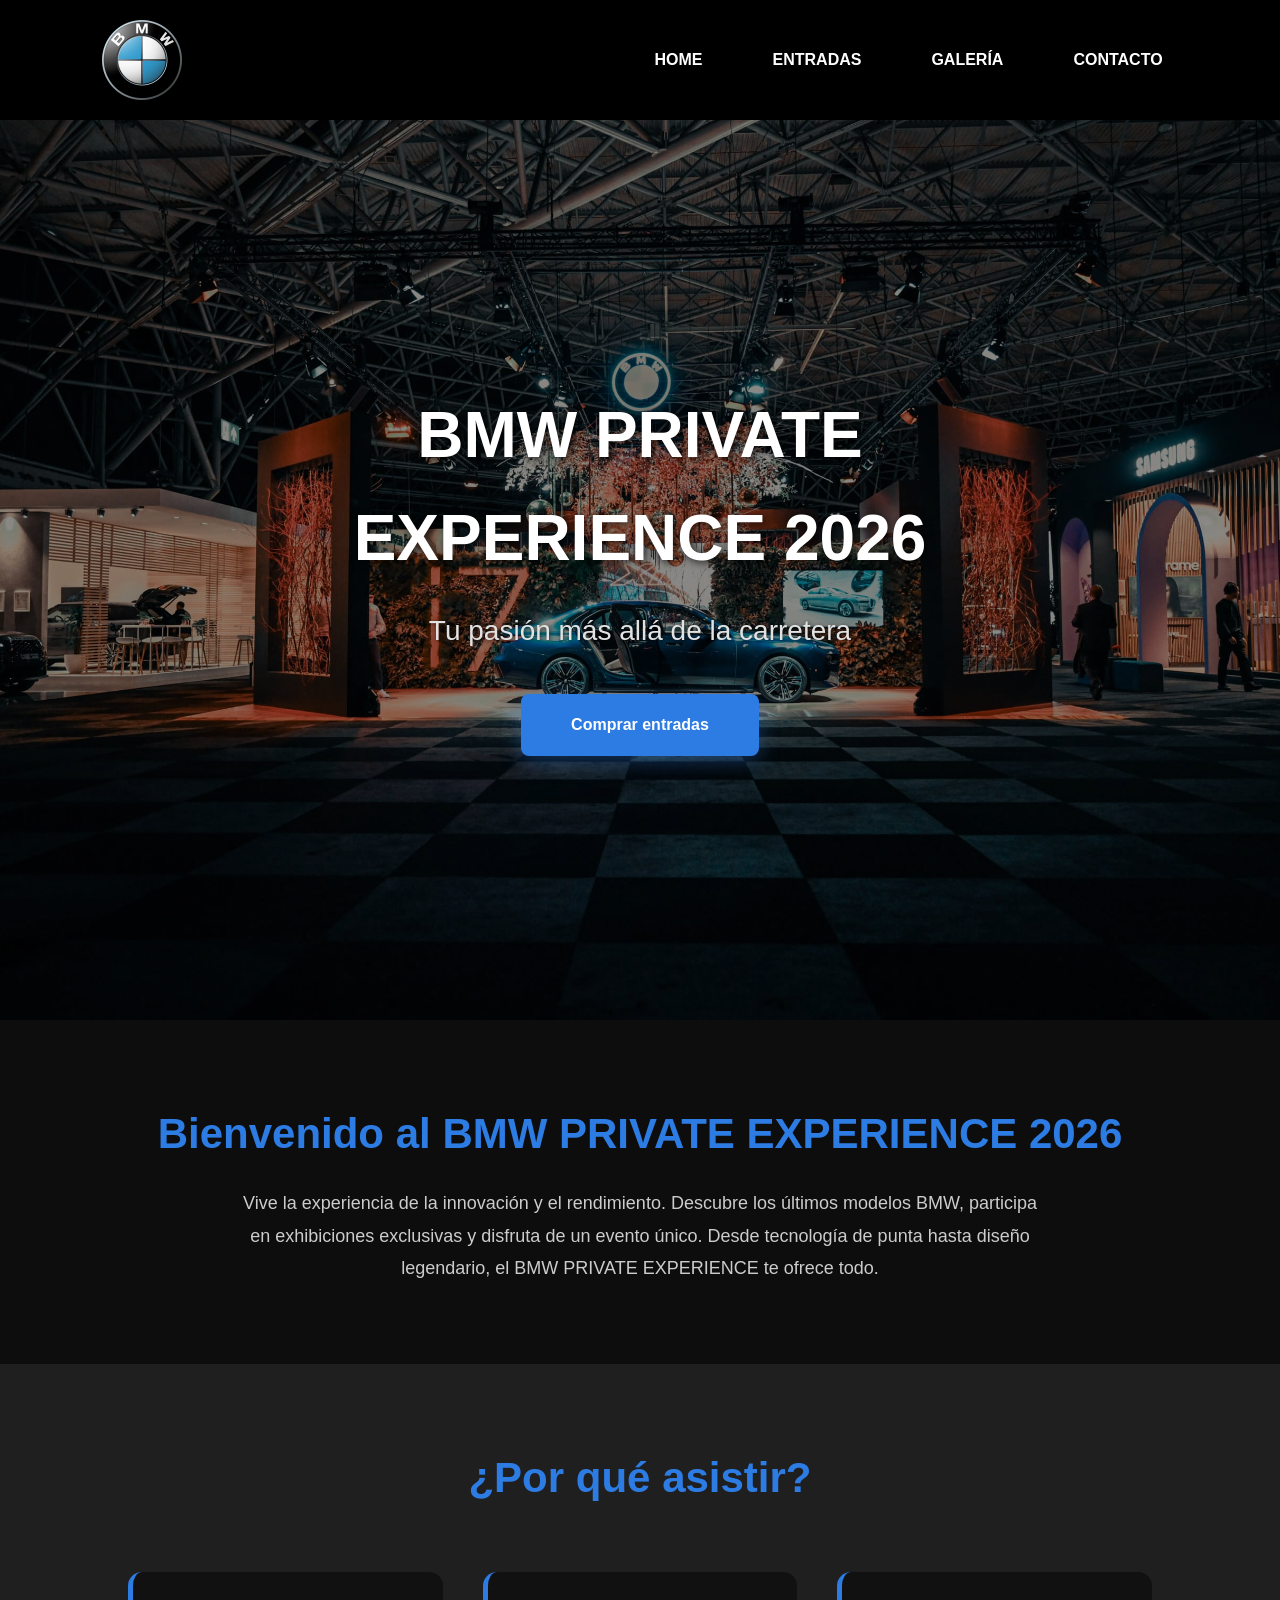
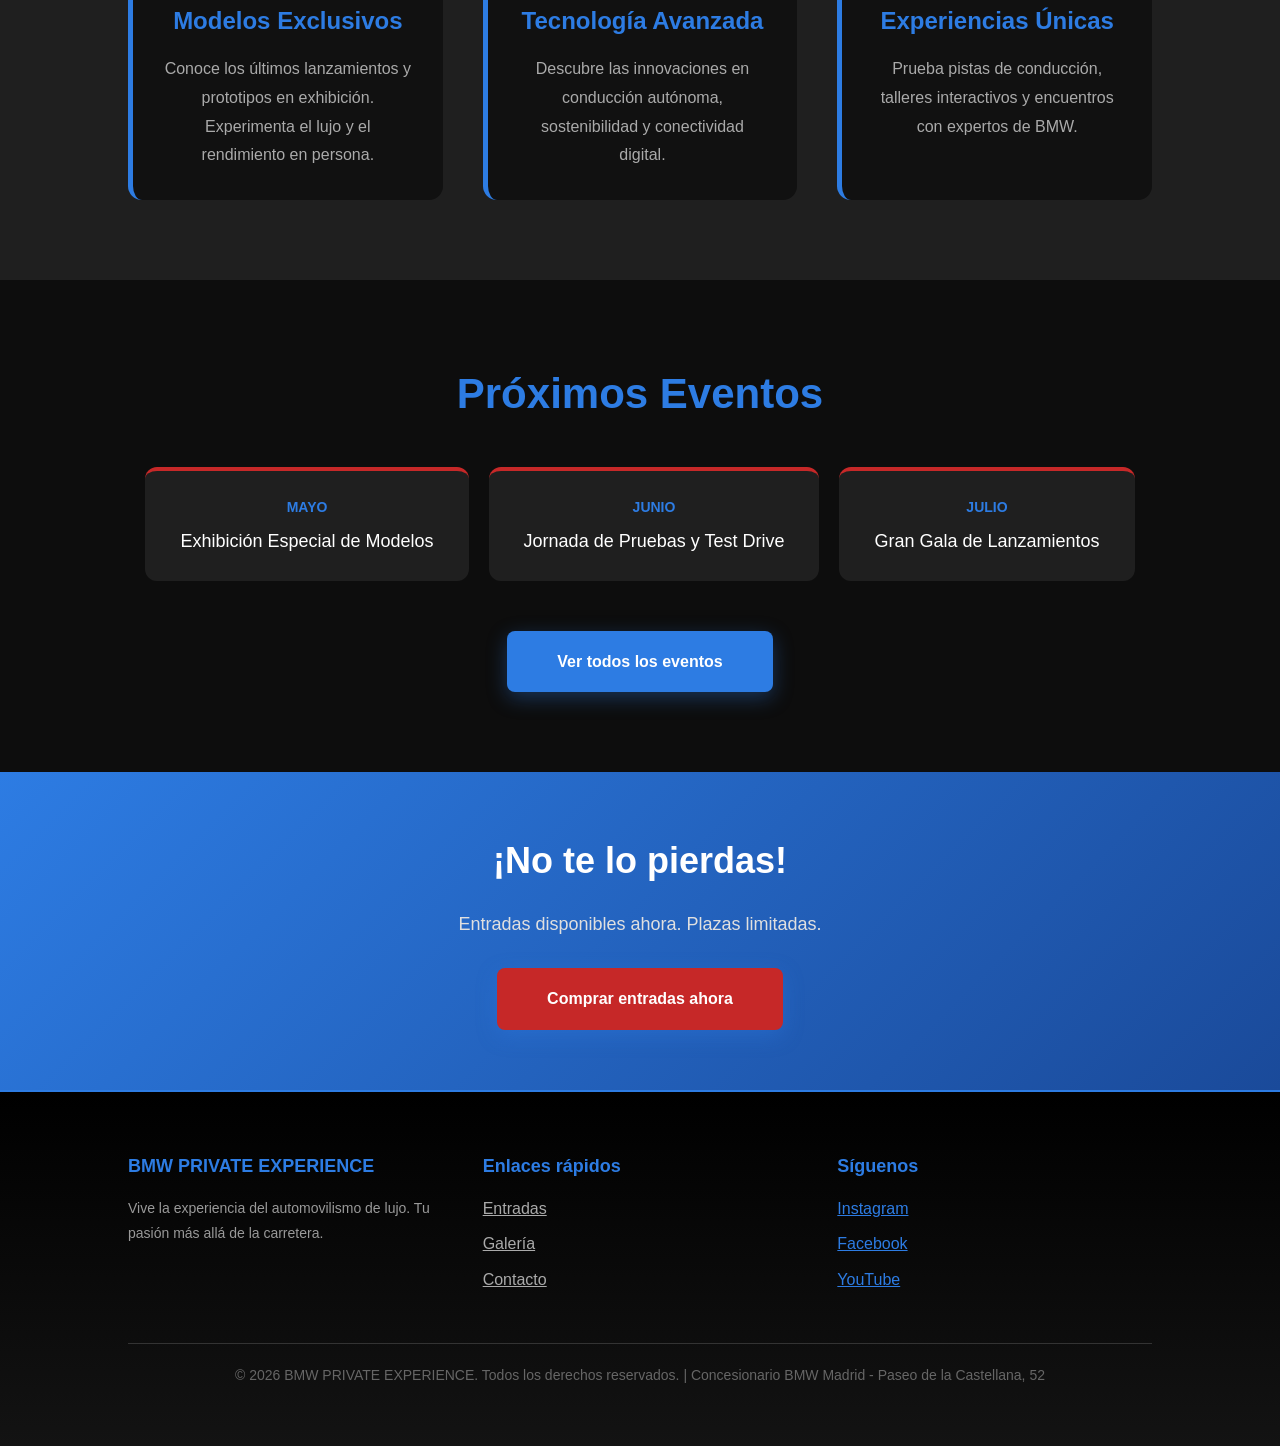
<file: index.html>
<!DOCTYPE html>
<html lang="es">
<head>
  <meta charset="utf-8" />
  <meta name="viewport" content="width=device-width, initial-scale=1.0" />
  <title>BMW SHOW - Inicio</title>
  <link rel="stylesheet" href="css/style.css">
</head>
<body>
  <header class="header">
    <img src="img/LOGO.png" alt="BMW Show Logo" class="logo">
    <nav class="nav-desktop">
      <ul class="menu-desktop">
        <li><a href="index.html">HOME</a></li>
        <li><a href="entradas.html">ENTRADAS</a></li>
        <li><a href="gallery.html">GALERÍA</a></li>
        <li><a href="contact.html">CONTACTO</a></li>
      </ul>
    </nav>
  </header>

  <main>
    <!-- HERO BANNER -->
    <section class="hero" style="background-image: url('img/image00245-scaled.jpeg');">
      <div class="hero-overlay"></div>
      <div class="hero-banner">
        <h1>BMW PRIVATE EXPERIENCE 2026</h1>
        <p>Tu pasión más allá de la carretera</p>
        <a class="btn" href="entradas.html">Comprar entradas</a>
      </div>
    </section>

    <!-- BIENVENIDA -->
    <section class="intro">
      <h2>Bienvenido al BMW PRIVATE EXPERIENCE 2026</h2>
      <p>Vive la experiencia de la innovación y el rendimiento. Descubre los últimos modelos BMW, participa en exhibiciones exclusivas y disfruta de un evento único. Desde tecnología de punta hasta diseño legendario, el BMW PRIVATE EXPERIENCE te ofrece todo.</p>
    </section>

    <!-- CARACTERÍSTICAS -->
    <section class="features-section">
      <h2>¿Por qué asistir?</h2>
      <div class="features-grid">
        <div class="feature-card">
          <h3>Modelos Exclusivos</h3>
          <p>Conoce los últimos lanzamientos y prototipos en exhibición. Experimenta el lujo y el rendimiento en persona.</p>
        </div>
        <div class="feature-card">
          <h3>Tecnología Avanzada</h3>
          <p>Descubre las innovaciones en conducción autónoma, sostenibilidad y conectividad digital.</p>
        </div>
        <div class="feature-card">
          <h3>Experiencias Únicas</h3>
          <p>Prueba pistas de conducción, talleres interactivos y encuentros con expertos de BMW.</p>
        </div>
      </div>
    </section>

    <!-- PRÓXIMOS EVENTOS -->
    <section class="events-section">
      <h2>Próximos Eventos</h2>
      <div class="events-grid">
        <div class="event-card">
          <p>MAYO</p>
          <p>Exhibición Especial de Modelos</p>
        </div>
        <div class="event-card">
          <p>JUNIO</p>
          <p>Jornada de Pruebas y Test Drive</p>
        </div>
        <div class="event-card">
          <p>JULIO</p>
          <p>Gran Gala de Lanzamientos</p>
        </div>
      </div>
      <a href="entradas.html" class="btn">Ver todos los eventos</a>
    </section>

    <!-- CTA SECTION -->
    <section class="cta-section">
      <h2>¡No te lo pierdas!</h2>
      <p>Entradas disponibles ahora. Plazas limitadas.</p>
      <a href="entradas.html" class="btn-cta">Comprar entradas ahora</a>
    </section>
  </main>

  <footer>
    <div class="footer-grid">
      <div class="footer-col">
        <h3>BMW PRIVATE EXPERIENCE</h3>
        <p>Vive la experiencia del automovilismo de lujo. Tu pasión más allá de la carretera.</p>
      </div>
      <div class="footer-col">
        <h3>Enlaces rápidos</h3>
        <ul class="footer-links">
          <li><a href="entradas.html">Entradas</a></li>
          <li><a href="gallery.html">Galería</a></li>
          <li><a href="contact.html">Contacto</a></li>
        </ul>
      </div>
      <div class="footer-col">
        <h3>Síguenos</h3>
        <div class="footer-social">
          <a href="https://www.instagram.com/bmw/?hl=es" target="_blank" rel="noopener noreferrer">Instagram</a>
          <a href="https://www.facebook.com/BMW.Espana/?locale=es_ES" target="_blank" rel="noopener noreferrer">Facebook</a>
          <a href="https://www.youtube.com/watch?v=iNCIZpId5Ag" target="_blank" rel="noopener noreferrer">YouTube</a>
        </div>
      </div>
    </div>
    <div class="footer-bottom">
      <p>&copy; 2026 BMW PRIVATE EXPERIENCE. Todos los derechos reservados. | Concesionario BMW Madrid - Paseo de la Castellana, 52</p>
    </div>
  </footer>

<script src="js/script.js"></script>
</body>
</html>
</file>
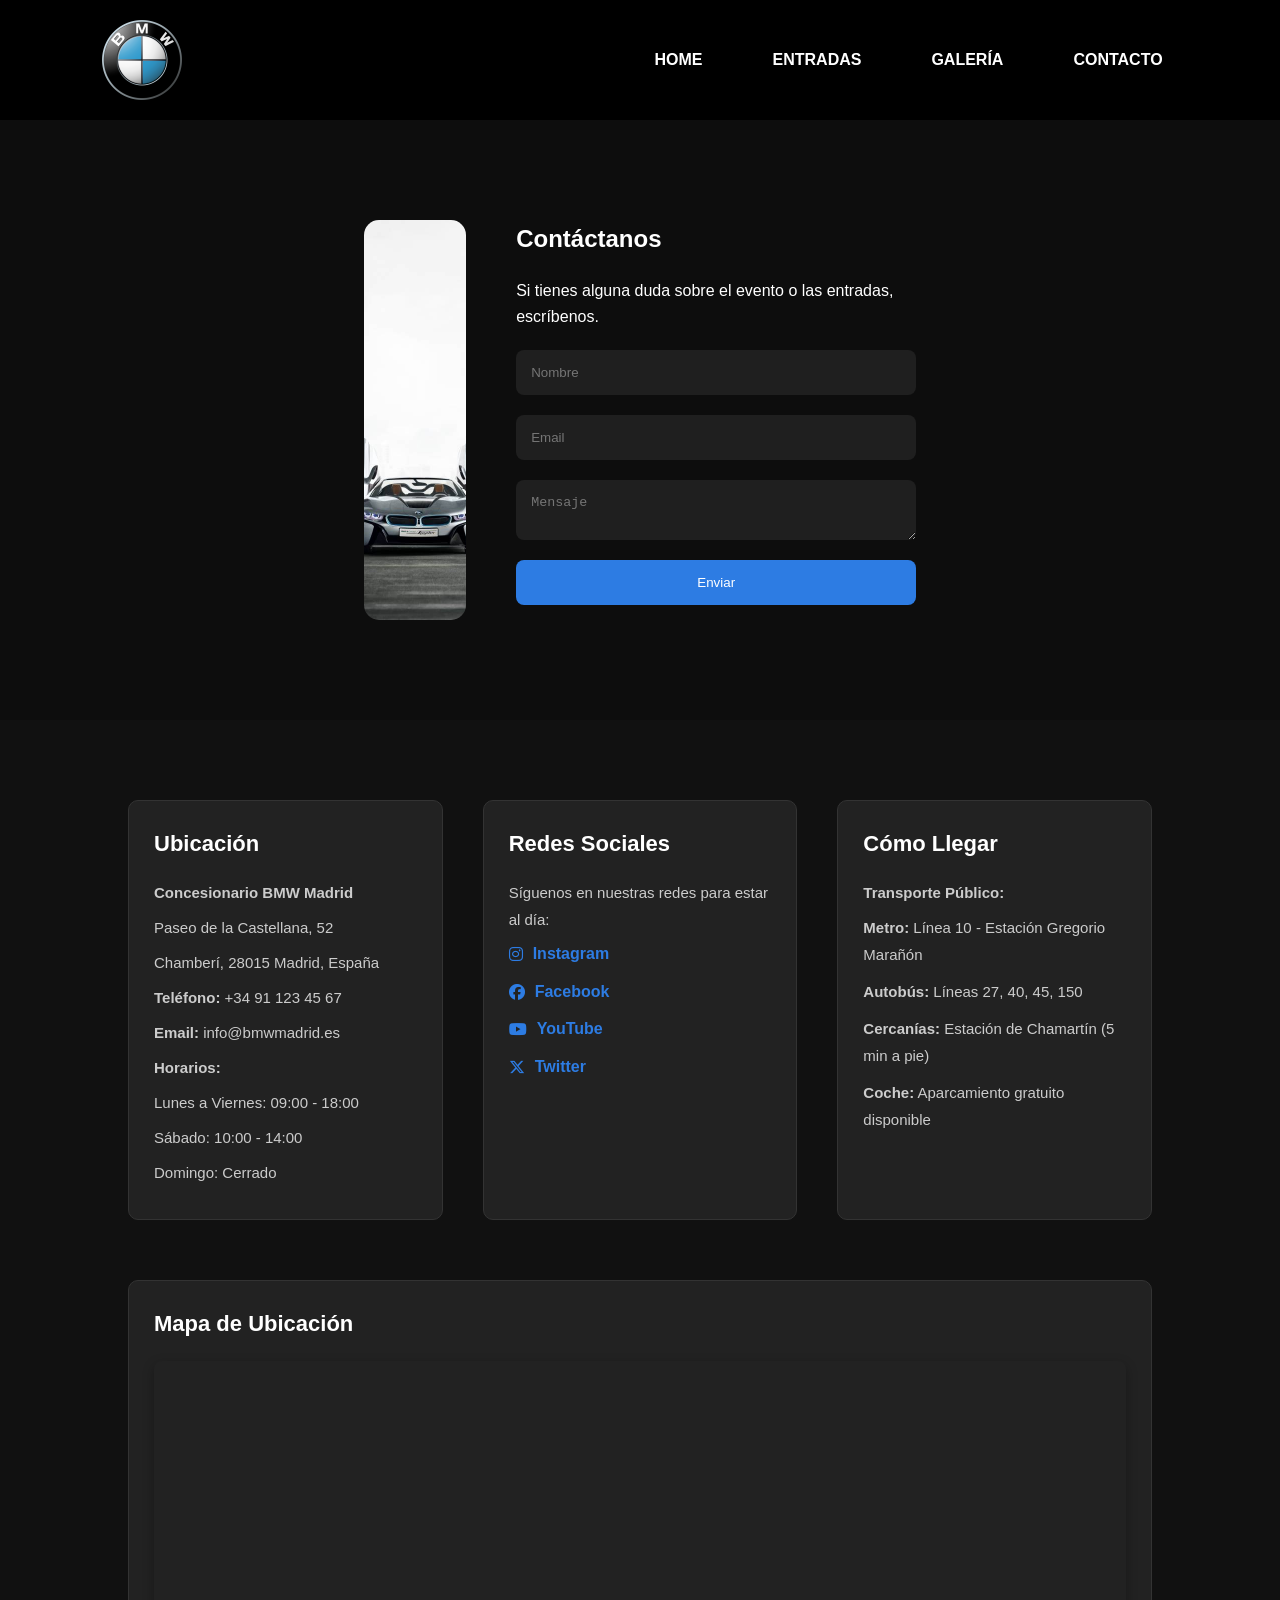
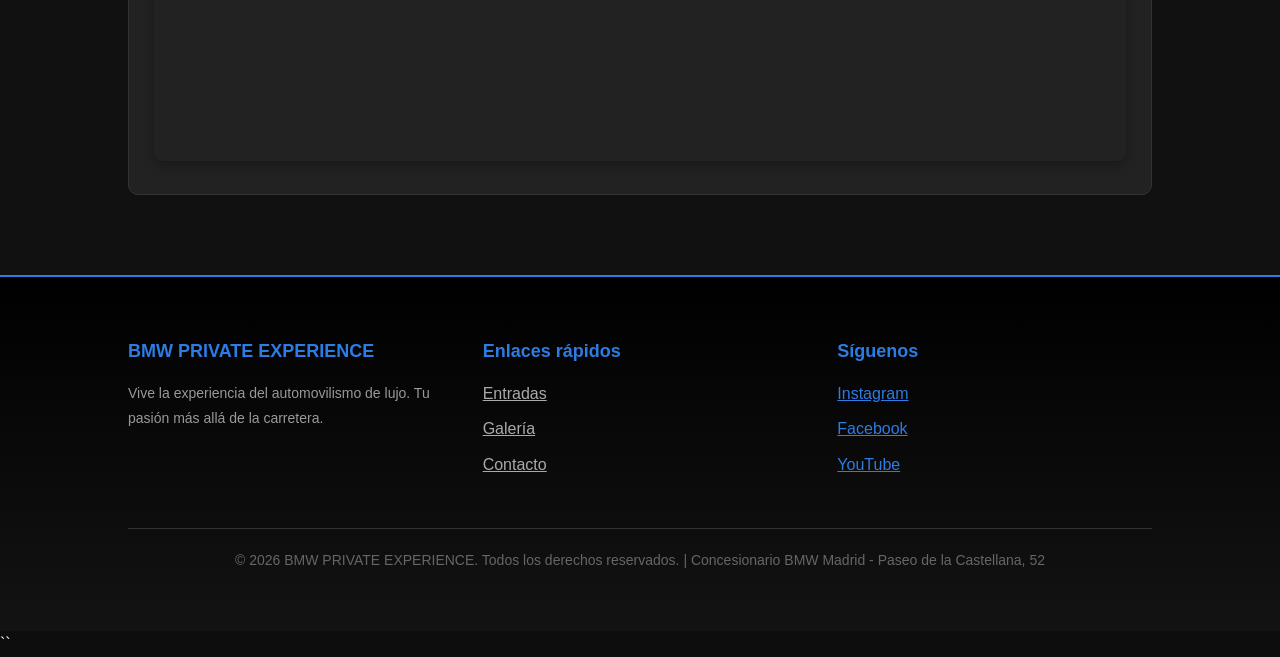
<file: contact.html>
<!DOCTYPE html>
<html lang="es">

<head>
    <meta charset="utf-8">
    <meta name="viewport" content="width=device-width, initial-scale=1.0">
    <title>BMW SHOW - Contacto</title>

    <link rel="stylesheet" href="https://cdnjs.cloudflare.com/ajax/libs/font-awesome/6.7.2/css/all.min.css">
    <link rel="stylesheet" href="css/style.css">
</head>

<body>

<header class="header">
    <img src="img/LOGO.png" class="logo-galeria" alt="BMW logo">

    <nav class="nav-desktop">
        <ul class="menu-desktop">
            <li><a href="index.html">HOME</a></li>
            <li><a href="entradas.html">ENTRADAS</a></li>
            <li><a href="gallery.html">GALERÍA</a></li>
            <li><a href="#"><span>CONTACTO</span></a></li>
        </ul>
    </nav>
</header>

<!-- CONTACTO -->
<section class="section-5">

    <!-- Imagen -->
    <img src="img/I8.jpg" alt="BMW coche">

    <!-- Formulario -->
    <div class="contact">

        <h2>Contáctanos</h2>
        <p>Si tienes alguna duda sobre el evento o las entradas, escríbenos.</p>

        <input type="text" placeholder="Nombre" class="input">
        <input type="email" placeholder="Email" class="input">
        <textarea placeholder="Mensaje" class="input"></textarea>

        <input type="submit" value="Enviar" class="submit">

    </div>

</section>

<!--  INFORMACIÓN deECONTACTO -->
<section class="contact-info">

    <div class="info-container">
        <div class="info-block">
            <h2>Ubicación</h2>
            <p><strong>Concesionario BMW Madrid</strong></p>
            <p>Paseo de la Castellana, 52</p>
            <p>Chamberí, 28015 Madrid, España</p>
            <p><strong>Teléfono:</strong> +34 91 123 45 67</p>
            <p><strong>Email:</strong> info@bmwmadrid.es</p>
            <p><strong>Horarios:</strong></p>
            <p>Lunes a Viernes: 09:00 - 18:00</p>
            <p>Sábado: 10:00 - 14:00</p>
            <p>Domingo: Cerrado</p>
        </div>

        <div class="info-block">
            <h2>Redes Sociales</h2>
            <p>Síguenos en nuestras redes para estar al día:</p>
            <div class="social-links">
                <a href="https://www.instagram.com/bmw/?hl=es" target="_blank" rel="noopener noreferrer">
                    <i class="fa-brands fa-instagram"></i> Instagram
                </a>
                <a href="https://www.facebook.com/BMW.Espana/?locale=es_ES" target="_blank" rel="noopener noreferrer">
                    <i class="fa-brands fa-facebook"></i> Facebook
                </a>
                <a href="https://www.youtube.com/watch?v=iNCIZpId5Ag" target="_blank" rel="noopener noreferrer">
                    <i class="fa-brands fa-youtube"></i> YouTube
                </a>
                <a href="https://twitter.com/BMW" target="_blank" rel="noopener noreferrer">
                    <i class="fa-brands fa-x-twitter"></i> Twitter
                </a>
            </div>
        </div>

        <div class="info-block">
            <h2>Cómo Llegar</h2>
            <p><strong>Transporte Público:</strong></p>
            <ul class="transport-list">
                <li><strong>Metro:</strong> Línea 10 - Estación Gregorio Marañón</li>
                <li><strong>Autobús:</strong> Líneas 27, 40, 45, 150</li>
                <li><strong>Cercanías:</strong> Estación de Chamartín (5 min a pie)</li>
                <li><strong>Coche:</strong> Aparcamiento gratuito disponible</li>
            </ul>
        </div>
    </div>

    <div class="map-container">
        <h2>Mapa de Ubicación</h2>
        <iframe src="https://www.google.com/maps/embed?pb=!1m18!1m12!1m3!1d3036.9254905223406!2d-3.6891477!3d40.4374509!2m3!1f0!2f0!3f0!3m2!1i1024!2i768!4f13.1!3m3!1m2!1s0xd42287a54a5d5fd%3A0x2d6f7e8f3b1c4e5a!2sPaseo%20de%20la%20Castellana%2C%2052%2C%2028046%20Madrid!5e0!3m2!1ses!2ses!4v1234567890" width="100%" height="400" style="border:0;" allowfullscreen="" loading="lazy" referrerpolicy="no-referrer-when-downgrade" class="google-map"></iframe>
    </div>

</section>

<!-- FOOTER -->
<footer>
    <div class="footer-grid">
        <div class="footer-col">
            <h3>BMW PRIVATE EXPERIENCE</h3>
            <p>Vive la experiencia del automovilismo de lujo. Tu pasión más allá de la carretera.</p>
        </div>
        <div class="footer-col">
            <h3>Enlaces rápidos</h3>
            <ul class="footer-links">
                <li><a href="entradas.html">Entradas</a></li>
                <li><a href="gallery.html">Galería</a></li>
                <li><a href="contact.html">Contacto</a></li>
            </ul>
        </div>
        <div class="footer-col">
            <h3>Síguenos</h3>
            <div class="footer-social">
                <a href="https://www.instagram.com/bmw/?hl=es" target="_blank" rel="noopener noreferrer">Instagram</a>
                <a href="https://www.facebook.com/BMW.Espana/?locale=es_ES" target="_blank" rel="noopener noreferrer">Facebook</a>
                <a href="https://www.youtube.com/watch?v=iNCIZpId5Ag" target="_blank" rel="noopener noreferrer">YouTube</a>
            </div>
        </div>
    </div>
    <div class="footer-bottom">
        <p>&copy; 2026 BMW PRIVATE EXPERIENCE. Todos los derechos reservados. | Concesionario BMW Madrid - Paseo de la Castellana, 52</p>
    </div>
</footer>

</body>
</html>
``
</file>
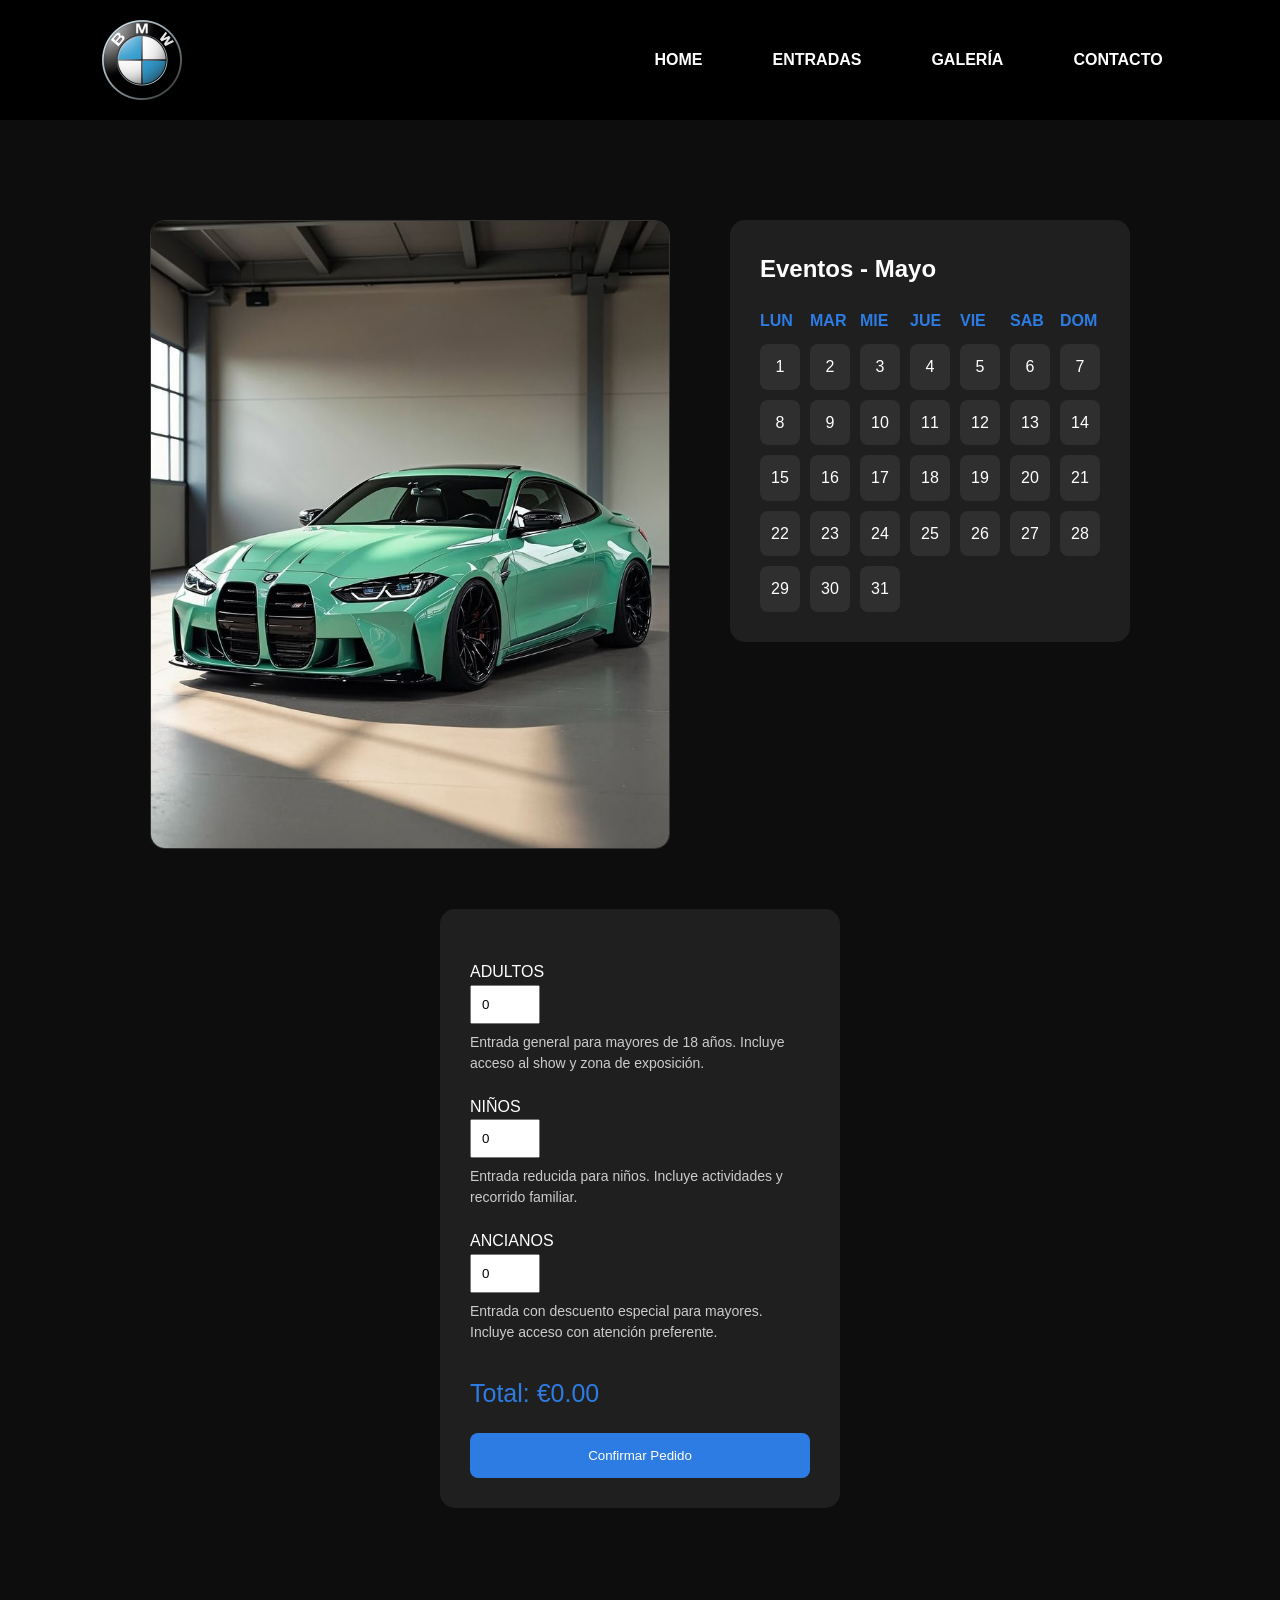
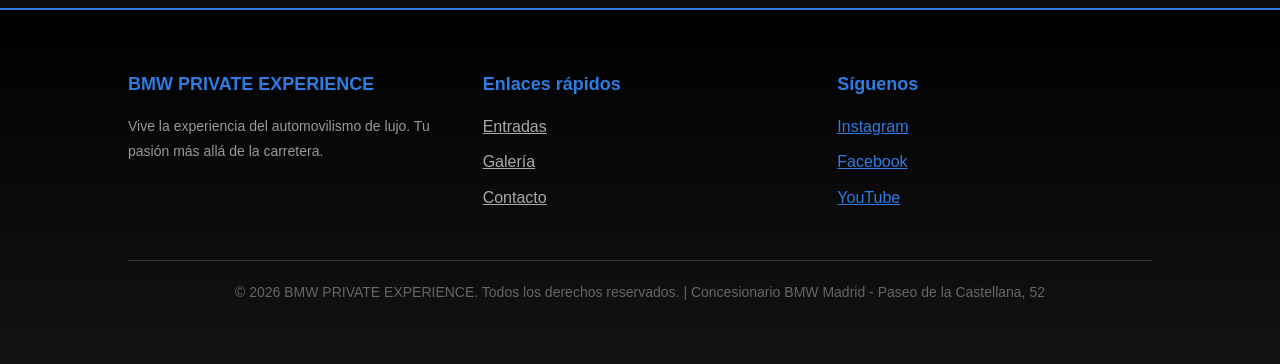
<file: entradas.html>
<!DOCTYPE html>
<html lang="es">
    <head>
        <meta charset="utf-8" />
        <meta name="viewport" content="width=device-width, initial-scale=1.0" />
        <title>BMW SHOW</title>
        <link rel="stylesheet" href="https://cdnjs.cloudflare.com/ajax/libs/font-awesome/6.7.2/css/all.min.css"integrity="sha512-Evv84Mr4kqVGRNSgIGL/F/aIDqQb7xQ2vcrdIwxfjThSH8CSR7PBEakCr51Ck+w+/U6swU2Im1vVX0SVk9ABhg==" crossorigin="anonymous" referrerpolicy="no-referrer">

        <link rel="stylesheet" href="css/style.css">
        <link rel="preconnect" href="https://fonts.googleapis.com">
        <link rel="preconnect" href="https://fonts.gstatic.com" crossorigin>
        <link href="https://fonts.googleapis.com/css2?family=Karantina:wght@300;400;700&display=swap" rel="stylesheet">
    </head>

    <body>
        <header class="header">
            <img src="img/LOGO.png">
           
            <nav class="nav-desktop">
                <ul class="menu-desktop">
                    <li>
                        <a href="index.html">
                            HOME
                        </a>
                    </li>
                    <li>
                        <a href="#"><span>ENTRADAS</span></a>
                    </li>
                    <li>
                        <a href="gallery.html">GALERÍA</a>
                    </li>
                    <li>
                        <a href="contact.html">CONTACTO</a>
                    </li>
                </ul>
            </nav>
        </header>
        <section class="section-6">

            <img src="img/7.jpg" alt="BMW exposición" class="side-image">

            <div class="calendar">
                <h1> Eventos - Mayo</h1>
                <ol>
                    <li class="day">LUN</li>
                    <li class="day">MAR</li>
                    <li class="day">MIE</li>
                    <li class="day">JUE</li>
                    <li class="day">VIE</li> 
                    <li class="day">SAB</li>
                    <li class="day">DOM</li>
    
                    <li id="first-day" class="num">1</li>
                    <li class="num">2</li>
                    <li class="num">3</li>
                    <li class="num">4</li>
                    <li class="num">5</li>
                    <li class="num">6</li>
                    <li class="num">7</li>
                    <li class="num">8</li>
                    <li class="num">9</li>
                    <li class="num">10</li>
                    <li class="num2">11</li>
                    <li class="num2">12</li>
                    <li class="num2">13</li>
                    <li class="num2">14</li>
                    <li class="num2">15</li>
                    <li class="num2">16</li>
                    <li class="num2">17</li>
                    <li class="num2">18</li>
                    <li class="num2">19</li>
                    <li class="num2">20</li>
                    <li class="num">21</li>
                    <li class="num">22</li>
                    <li class="num">23</li>
                    <li class="num">24</li>
                    <li class="num">25</li>
                    <li class="num">26</li>
                    <li class="num">27</li>
                    <li class="num">28</li>
                    <li class="num">29</li>
                    <li class="num">30</li>
                    <li class="num">31</li>
    
                </ol>
            </div>
           <div class="container">
            <div class="menu">
                <div class="item">
                    <label for="adultos">ADULTOS</label>
                    <input type="number" id="adultos" min="0" value="0" />
                    <p class="ticket-desc">Entrada general para mayores de 18 años. Incluye acceso al show y zona de exposición.</p>
                </div>
                <div class="item">
                    <label for="ninos">NIÑOS</label>
                    <input type="number" id="ninos" min="0" value="0" />
                    <p class="ticket-desc">Entrada reducida para niños. Incluye actividades y recorrido familiar.</p>
                </div>
                <div class="item">
                    <label for="ancianos">ANCIANOS</label>
                    <input type="number" id="ancianos" min="0" value="0" />
                    <p class="ticket-desc">Entrada con descuento especial para mayores. Incluye acceso con atención preferente.</p>
                </div>
                
            </div>
            <div class="total">
                <p>Total: <span id="total">€0.00</span></p>
            </div>
            <button id="buyButton" disabled>Confirmar Pedido</button>
       
        <script src="js/script.js"></script>
        </section>
        <footer>
            <div class="footer-grid">
                <div class="footer-col">
                    <h3>BMW PRIVATE EXPERIENCE</h3>
                    <p>Vive la experiencia del automovilismo de lujo. Tu pasión más allá de la carretera.</p>
                </div>
                <div class="footer-col">
                    <h3>Enlaces rápidos</h3>
                    <ul class="footer-links">
                        <li><a href="entradas.html">Entradas</a></li>
                        <li><a href="gallery.html">Galería</a></li>
                        <li><a href="contact.html">Contacto</a></li>
                    </ul>
                </div>
                <div class="footer-col">
                    <h3>Síguenos</h3>
                    <div class="footer-social">
                        <a href="https://www.instagram.com/bmw/?hl=es" target="_blank" rel="noopener noreferrer">Instagram</a>
                        <a href="https://www.facebook.com/BMW.Espana/?locale=es_ES" target="_blank" rel="noopener noreferrer">Facebook</a>
                        <a href="https://www.youtube.com/watch?v=iNCIZpId5Ag" target="_blank" rel="noopener noreferrer">YouTube</a>
                    </div>
                </div>
            </div>
            <div class="footer-bottom">
                <p>&copy; 2026 BMW PRIVATE EXPERIENCE. Todos los derechos reservados. | Concesionario BMW Madrid - Paseo de la Castellana, 52</p>
            </div>
        </footer>
</file>
<file: css/style.css>
/* RESET */
* { margin: 0; padding: 0; box-sizing: border-box; }

body{
    font-family: Helvetica, Arial, sans-serif;
    background-color:#0d0d0d;
    color:white;
    line-height:1.6;
}

/* VARIABLES */

:root{
    --grisOscuro:#111111;
    --gris:#1f1f1f;
    --grisClaro:#2f2f2f;
    --azulBMW:#2D7CE3;
    --rojoBMW:#c62828;
    --blanco:#ffffff;
}





/* HEDER  */

.header{
    background-color:rgba(0,0,0,.95);
    display:flex;
    justify-content:space-between;
    align-items:center;
    padding:20px 8%;
    position:sticky;
    top:0;
    z-index:1000;
}

.header img{
    width:80px;
}

.nav-desktop{
    display:flex;
    align-items:center;
}

.menu-desktop{
    display:flex;
    gap:40px;
    list-style:none;
    margin:0;
    padding:0;
}

.menu-desktop li a{
    color:white;
    text-decoration:none;
    font-size:16px;
    font-weight:600;
    padding:10px 15px;
    border-radius:5px;
    transition:all 0.3s ease;
}

.menu-desktop li a:hover{
    color:var(--azulBMW);
    background-color:rgba(45,124,227,0.15);

}








/* HOME */

.hero{
    height:900px;
    background-size:cover;
    background-position:center;
    position:relative;
    display:flex;
    justify-content:center;
    align-items:center;
    text-align:center;
    padding:0 10%;
}


/*Oscurecer foto poara leer bien el otexto*/
.hero-overlay{
    position:absolute;
    inset:0;
    background:rgba(0,0,0,0.45);
}

.hero-banner{
    position:relative;
    z-index:1;
    text-align:center;
    max-width:900px;
    padding:0 20px;
}

.hero-banner h1{
    font-size:64px;
    color:white;
    margin-bottom:20px;
    font-weight:bold;
    text-shadow:2px 2px 8px rgba(0,0,0,0.75);
}

.hero-banner p{
    font-size:28px;
    color:#e2e2e2;
    margin-bottom:40px;
    text-shadow:1px 1px 4px rgba(0,0,0,0.65);
}

.btn,
.btn-cta{
    display:inline-block;
    padding:18px 50px;
    color:white;
    border-radius:8px;
    font-weight:700;
    transition:transform 0.3s ease, background-color 0.3s ease;
    box-shadow:0 6px 20px rgba(45,124,227,0.35); /*gloww yt*/
    text-decoration:none;
}

.btn{
    background-color:var(--azulBMW);
}

.btn:hover{
    background-color:var(--rojoBMW);
    transform:translateY(-3px);
}

.btn-cta{
    background-color:var(--rojoBMW);
}

.btn-cta:hover{
    background-color:var(--azulBMW);
    transform:translateY(-3px);
}






/* HOME - INTRO */
.intro{
    background-color:#0d0d0d;
    padding:80px 10%;
    text-align:center;
}

.intro h2{
    font-size:42px;
    color:var(--azulBMW);
    margin-bottom:20px;
}

.intro p{
    max-width:800px;
    margin:0 auto;
    font-size:18px;
    color:#ccc;
    line-height:1.8;
}

/* HOME - CARACTERÍSTICAS */
.features-section{
    background-color:var(--gris);
    padding:80px 10%;
}

.features-section h2{
    text-align:center;
    font-size:42px;
    color:var(--azulBMW);
    margin-bottom:60px;
}

.features-grid{
    display:grid;
    grid-template-columns:repeat(auto-fit, minmax(280px, 1fr));
    gap:40px;
}


/* Meter linea de color en el lateral de la cajita de bmw web*/

.feature-card{
    background-color:var(--grisOscuro);
    padding:30px;
    border-radius:14px;
    border-left:5px solid var(--azulBMW); /*Linea de color para el lado de la tarjetita*/
    text-align:center;
}



.feature-card h3{
    font-size:24px;
    color:var(--azulBMW);
    margin-bottom:15px;
}

.feature-card p{
    color:#aaaaaa;
    line-height:1.8;
}



/* HOME - EVENTOS */
.events-section{
    background-color:#0d0d0d;
    padding:80px 10%;
    text-align:center;
}

.events-section h2{
    font-size:42px;
    color:var(--azulBMW);
    margin-bottom:40px;
}

.events-grid{
    display:flex;
    justify-content:center;
    gap:20px;
    flex-wrap:wrap;
    margin-bottom:50px;
}

.event-card{
    background-color:var(--gris);
    padding:25px 35px;
    border-radius:12px;
    border-top:4px solid var(--rojoBMW);
    min-width:220px;
}

.event-card p:first-child{
    font-size:14px;
    color:var(--azulBMW);
    font-weight:700;
    margin-bottom:8px;
}

.event-card p:last-child{
    font-size:18px;
    color:white;
    line-height:1.6;
}

/* HOME - CTA */
.cta-section{
    background:linear-gradient(135deg, var(--azulBMW) 0%, #1a4a9a 100%);
    padding:60px 10%;
    text-align:center;
}

.cta-section h2{
    font-size:36px;
    color:white;
    margin-bottom:20px;
}

.cta-section p{
    font-size:18px;
    color:#e0e0e0;
    margin-bottom:30px;
}

/* HOME - FOOTER */


footer{
    background:linear-gradient(180deg, #000 0%, #131313 100%);
    padding:60px 10%;
    border-top:2px solid var(--azulBMW);
}

.footer-grid{
    display:grid;
    grid-template-columns:repeat(auto-fit, minmax(250px, 1fr));
    gap:40px;
    margin-bottom:40px;
}

.footer-col h3{
    color:var(--azulBMW);
    margin-bottom:15px;
    font-size:18px;
}

.footer-col p{
    color:#999;
    font-size:14px;
    line-height:1.8;
}

.footer-links{
    list-style:none;
    padding:0;
}

.footer-links li{
    margin-bottom:10px;
}

.footer-links a{
    color:#aaa;
    transition:color 0.3s ease;
}

.footer-links a:hover{
    color:var(--azulBMW);
}

.footer-social{
    display:flex;
    flex-direction:column;
    gap:10px;
}

.footer-social a{
    color:var(--azulBMW);
}

.footer-social a:hover{
    color:var(--rojoBMW);
}

.footer-bottom{
    text-align:center;
    padding-top:20px;
    border-top:1px solid #333;
}

.footer-bottom p{
    color:#666;
    font-size:14px;
}







/* GALERÍA */


.section-6 { 
    display: flex; 
    justify-content: center; 
    align-items: flex-start; 
    gap: 60px; padding: 100px 10%; 
    flex-wrap: wrap; 
}

.calendar, .container 
{ background: var(--gris); 
    padding: 30px; 
    border-radius: 15px; 
    width: 400px; 
}

.calendar ol { 
    display: grid; 
    grid-template-columns: repeat(7, 1fr); 
    gap: 10px; 
    list-style: none; 
    margin-top: 20px; 
}


.day { 
    color: var(--azulBMW); 
    font-weight: bold; 
}
.num, .num2 
{ padding: 10px; 
    background: var(--grisClaro); 
    text-align: center; 
    border-radius: 8px; 
}


.item {
    display: flex; 
    justify-content: space-between; 
    margin: 20px 0; 
    flex-direction: column;
}

.item input { 
    width: 100%; 
    max-width: 120px;
    padding: 10px; 
}

.ticket-desc {
    margin-top: 8px;
    font-size: 14px;
    color: #ccc;
    max-width: 320px;
    line-height: 1.5;
}

.total { 
    margin-top: 30px; 
    font-size: 25px; 
    color: var(--azulBMW);
 }



button { 
    width: 100%; 
    padding: 15px; 
    background: var(--azulBMW); 
    color: white; 
    border: none; 
    border-radius: 8px; 
    cursor: pointer; 
    margin-top: 20px; 
    transition: .4s; 
}

button:hover { 
    background: var(--rojoBMW); 
}


/* RESPONSIVE */
@media (max-width: 768px) {
  .header { 
    flex-direction: column; 
    gap: 20px; 
}

  .menu-desktop { 
    flex-direction: column; 
    text-align: center; 
    gap: 20px; 
}


  .features-grid { 
    grid-template-columns: 1fr; 
}


  .events-grid { 
    flex-direction: column; 
}

  .section-5 { 
    flex-direction: column; 
}

  .section-5 img {
     width: 100%;
     }
  .contact { 
    width: 100%;
 }
  .wrapped { 
    grid-template-columns: 1fr;
 }

}

.hero button{ 
    letter-spacing:3px; 
    cursor:pointer;
    transition:.4s;
}

.hero button:hover{
background:var(--azulBMW);
border-color:var(--azulBMW);
transform:translateY(-5px);
box-shadow:0px 10px 30px rgba(45,124,227,.4);
}

.about{
background:var(--negro);
display:flex;
align-items:center;
justify-content:center;
padding:120px 10%;
gap:80px;
}

.about div{
flex:1;
}

.about h2{
font-size:3rem;
margin-bottom:30px;
position:relative;
}

.about h2::after{
content:"";
width:80px;
height:3px;
background:var(--azulBMW);
position:absolute;
left:0;
bottom:-10px;
}

.about p{
font-size:1.1rem;
line-height:2;
color:#d0d0d0;
}

.about img{
width:100%;
border-radius:20px;
transition:.5s;
filter:brightness(.9);
}

.about img:hover{
transform:scale(1.03);
filter:brightness(1);
}

.cards{
background:#111;
padding:120px 8%;
display:grid;
grid-template-columns:repeat(3,1fr);
gap:30px;
}

.card{
background:linear-gradient(145deg,#181818,#232323);
padding:50px;
border-radius:20px;
text-align:center;
transition:.5s;
}

.card:hover{
transform:translateY(-15px);
border-bottom:3px solid var(--azulBMW);
box-shadow:0px 10px 30px rgba(0,0,0,.5);
}

.card i{
font-size:3rem;
margin-bottom:25px;
color:var(--azulBMW);
}

.card h3{
margin-bottom:15px;
font-size:1.5rem;
}

.card p{
color:#d0d0d0;
}

@keyframes fadeUp{
from{
opacity:0;
transform:translateY(60px);
}

to{
opacity:1;
transform:translateY(0);
}
}



/* GALERIA */
.wrapped { 
    display: grid; 
    grid-template-columns: 1fr 1fr; 
    gap: 20px; 
    padding: 50px; 
}

.wrapped img { 
    width: 100%; 
    height: 350px; 
    object-fit: cover; 
    border-radius: 12px; 
    transition: .4s; 
}

.wrapped img:hover { 
    transform: scale(1.05); 
    filter: brightness(80%); 
}

/* CONTACO */
.section-5 { 
    display: flex; 
    justify-content: center; 
    align-items: stretch; 
    gap: 50px; 
    padding: 100px 10%; 
}

.section-5 img { 
    width: 50%; 
    height: auto;
    min-height: 500px;
    object-fit: cover;
    border-radius: 15px; 
}

.contact { 
    display: flex; 
    flex-direction: column; 
    gap: 20px; 
    width: 400px; 
}

.input { 
    padding: 15px; 
    background: var(--gris); 
    border: none; 
    border-radius: 8px; 
    color: white; 
}

.submit { 
    padding: 15px; 
    background: var(--azulBMW); 
    border: none; 
    color: white; 
    cursor: pointer; 
    border-radius: 8px; 
    transition: .3s; 
}

.submit:hover { background: var(--rojoBMW); }





/* ENTRADAS */
.section-6 { 
    display: flex; 
    justify-content: center; 
    align-items: flex-start; 
    gap: 60px; 
    padding: 100px 10%; 
    flex-wrap: wrap; 
}

.calendar, .container { 
    background: var(--gris); 
    padding: 30px; 
    border-radius: 15px; 
    width: 400px; 
}

/* Imagen lateral en entradas */
.side-image{
    width:520px;
    max-width:52%;
    height:auto;
    object-fit:cover;
    border-radius:15px;
    border:1px solid #333;
}

.calendar ol { 
    display: grid; 
    grid-template-columns: repeat(7, 1fr); 
    gap: 10px; 
    list-style: none; 
    margin-top: 20px; 
}

.day { color: var(--azulBMW); font-weight: bold; }

.num, .num2 { 
    padding: 10px; 
    background: var(--grisClaro); 
    text-align: center; 
    border-radius: 8px; 
}

.item { 
    display: flex; 
    justify-content: space-between; 
    margin: 20px 0; 
}

.item input {  

    width: 70px; 
    padding: 10px; 
}

.total { margin-top: 30px; 
    font-size: 25px; 
    color: var(--azulBMW);
 }

button { 
    width: 100%; 
    padding: 15px; 
    background: var(--azulBMW); 
    color: white; 
    border: none; 
    border-radius: 8px; 
    cursor: pointer; 
    margin-top: 20px; 
    transition: .4s; 
}

button:hover { 
    background: var(--rojoBMW);
}

/* RESPONSIVE */
@media (max-width: 768px) {
    .header { 
        flex-direction: column; 
        gap: 20px; 
    }
    .menu-desktop { 
        flex-direction: column;
        text-align: center; 
        gap: 20px; 
    }
    .hero{
        height:auto;
        padding:100px 0;
    }
    .hero-banner h1{
        font-size:42px;
    }
    .hero-banner p{
        font-size:20px;
    }
    .features-grid { 
        grid-template-columns: 1fr; 
    }
    .events-grid { 
        flex-direction: column; 
    }
    .section-5 { 
        flex-direction: column;
    }
    .section-5 img { 
        width: 100%;
    }
    .contact {
        width: 100%;
    }
    .wrapped { 
        grid-template-columns: 1fr; 
    }
    .calendar,
    .container{
        width:100%;
    }
}







/* CONTACTO */

.section-5{
display:flex;
justify-content:center;
align-items:stretch;
gap:50px;
padding:100px 10%;
}

.section-5 img{
width:10%;
height:auto;
min-height:400px;
object-fit:cover;
border-radius:15px;
}

.contact{
display:flex;
flex-direction:column;
gap:20px;
width:400px;
}

.input{
padding:15px;
background:var(--gris);
border:none;
border-radius:8px;
color:white;
}

.submit{
padding:15px;
background:var(--azulBMW);
border:none;
color:white;
cursor:pointer;
border-radius:8px;
transition:.3s;
}

.submit:hover{

background:var(--rojoBMW);

}





/* ENTRADAS */

.section-6{

display:flex;
justify-content:center;
align-items:flex-start;
gap:60px;
padding:100px 10%;
flex-wrap:wrap;

}

.calendar,
.container{

background:var(--gris);
padding:30px;
border-radius:15px;
width:400px;
}

.calendar ol{

display:grid;
grid-template-columns:repeat(7,1fr);
gap:10px;
list-style:none;
margin-top:20px;
}

.day{

color:var(--azulBMW);
font-weight:bold;

}

.num,
.num2{

padding:10px;
background:var(--grisClaro);
text-align:center;
border-radius:8px;
}

.item{
display:flex;
justify-content:space-between;
margin:20px 0;
}

.item input{
width:70px;
padding:10px;
}

.total{
margin-top:30px;
font-size:25px;
color:var(--azulBMW);
}

button{
width:100%;
padding:15px;
background:var(--azulBMW);
color:white;
border:none;
border-radius:8px;
cursor:pointer;
margin-top:20px;
transition:.4s;
}

button:hover{
background:var(--rojoBMW);

}

/* INFORMACIÓN DE CONTACTO */

.contact-info {
    background-color: #111;
    padding: 80px 10%;
}

.info-container {
    display: grid;
    grid-template-columns: repeat(auto-fit, minmax(280px, 1fr));
    gap: 40px;
    margin-bottom: 60px;
}

.info-block {
    background-color: #222;
    padding: 25px;
    border-radius: 10px;
    border: 1px solid #333;
}

.info-block h2 {
    color: white;
    font-size: 22px;
    margin-bottom: 18px;
}

.info-block p {
    color: #ccc;
    font-size: 15px;
    line-height: 1.8;
    margin-bottom: 8px;
}

.info-block ul {
    list-style: none;
    padding: 0;
}

.info-block li {
    color: #ccc;
    font-size: 15px;
    line-height: 1.8;
    margin-bottom: 10px;
}

.social-links {
    display: flex;
    flex-direction: column;
    gap: 12px;
}

.social-links a {
    display: inline-flex;
    align-items: center;
    gap: 10px;
    color: var(--azulBMW);
    text-decoration: none;
    transition: color 0.3s ease;
    font-size: 16px;
    font-weight: 600;
}

.social-links a:hover {
    color: var(--rojoBMW);
}

.transport-list {
    list-style: none;
    padding: 0;
}

.map-container {
    background-color: #222;
    padding: 25px;
    border-radius: 10px;
    border: 1px solid #333;
}

.map-container h2 {
    color: white;
    font-size: 22px;
    margin-bottom: 20px;
}

.google-map {
    border-radius: 8px;
    box-shadow: 0 4px 12px rgba(0,0,0,0.3);
}

/* RESPONSIVE */

@media(max-width:768px){

.header{
flex-direction:column;
gap:20px;
}

.menu-desktop{
flex-direction:column;
text-align:center;
gap:20px;
}

.section-5{
flex-direction:column;
}

.section-5 img{
width:100%;
}

.contact{
width:100%;
}

.wrapped{
grid-template-columns:1fr;
}

/* Responsive: imagen lateral entradas */
.side-image{
    width:100%;
    height:auto;
    margin-bottom:20px;
}

.contact-info {
    padding: 50px 5%;
}

.info-container {
    grid-template-columns: 1fr;
    gap: 20px;
    margin-bottom: 40px;
}

.map-container {
    padding: 15px;
}

.google-map {
    height: 300px;
}

}
galeria */
.wrapped ul{
    list-style: none;
    padding: 0;
    margin: 0;
}

.wrapped li{
    margin-bottom: 20px;
}

.wrapped img{
    width: 100%;
    height: auto;
    border-radius: 10px;
    transition: 0.3s;
}

.wrapped img:hover{
    transform: scale(1.03);
}

.wrapped ul{
    list-style: none;
    padding: 0;
    margin: 0;
}

.wrapped li{
    list-style: none;
}
</file>
